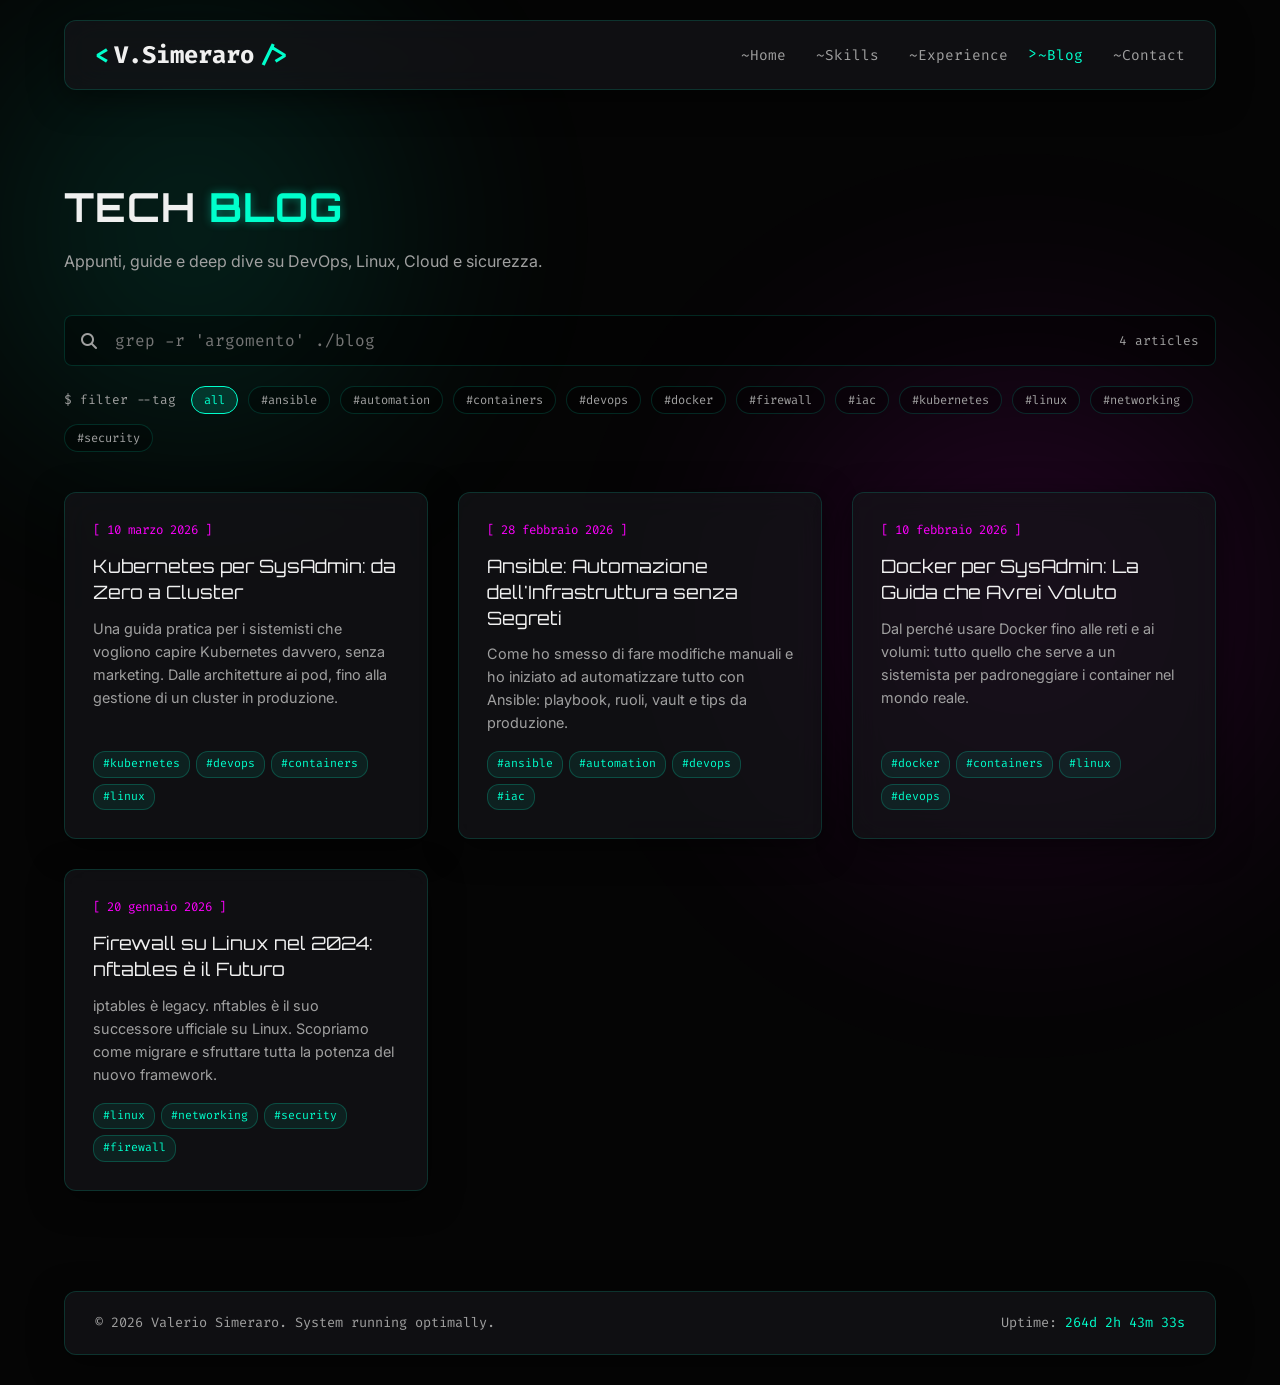
<file: blog/index.html>
<!DOCTYPE html>
<html lang="it">
<head>
    <meta charset="UTF-8">
    <meta name="viewport" content="width=device-width, initial-scale=1.0">
    <meta name="description" content="Valerio Simeraro Blog - Articoli su DevOps, SysAdmin, Linux e Cloud">
    <title>Blog | Valerio Simeraro</title>

    <link rel="preconnect" href="https://fonts.googleapis.com">
    <link rel="preconnect" href="https://fonts.gstatic.com" crossorigin>
    <link href="https://fonts.googleapis.com/css2?family=Fira+Code:wght@400;500;700&family=Inter:wght@300;400;600;800&family=Orbitron:wght@400;700;900&display=swap" rel="stylesheet">
    <link rel="stylesheet" href="https://cdnjs.cloudflare.com/ajax/libs/font-awesome/6.4.0/css/all.min.css">
    <link rel="stylesheet" href="../style.css">

    <style>
        /* Blog-specific overrides */
        .blog-hero {
            min-height: 35vh;
            padding-top: 130px;
            padding-bottom: 40px;
            display: flex;
            flex-direction: column;
            justify-content: flex-end;
        }

        .blog-controls {
            display: flex;
            flex-direction: column;
            gap: 20px;
            margin-bottom: 40px;
        }

        .search-wrapper {
            position: relative;
        }

        #search-input {
            width: 100%;
            background: rgba(0, 0, 0, 0.4);
            border: 1px solid var(--border-glass);
            padding: 14px 20px 14px 50px;
            border-radius: 8px;
            color: var(--text-main);
            font-family: var(--font-code);
            font-size: 1rem;
            transition: var(--transition);
            outline: none;
        }

        #search-input:focus {
            border-color: var(--accent);
            box-shadow: 0 0 20px rgba(0, 255, 204, 0.1);
        }

        .search-icon {
            position: absolute;
            left: 17px;
            top: 50%;
            transform: translateY(-50%);
            color: var(--text-dim);
            font-size: 1rem;
        }

        .search-results-count {
            position: absolute;
            right: 17px;
            top: 50%;
            transform: translateY(-50%);
            color: var(--text-dim);
            font-family: var(--font-code);
            font-size: 0.8rem;
        }

        .tag-cloud {
            display: flex;
            flex-wrap: wrap;
            gap: 10px;
            align-items: center;
        }

        .tag-cloud-label {
            font-family: var(--font-code);
            font-size: 0.8rem;
            color: var(--text-dim);
            margin-right: 5px;
        }

        .tag-btn {
            font-family: var(--font-code);
            font-size: 0.75rem;
            padding: 5px 12px;
            border-radius: 20px;
            border: 1px solid var(--border-glass);
            background: rgba(0,0,0,0.3);
            color: var(--text-dim);
            cursor: pointer;
            transition: var(--transition);
        }

        .tag-btn:hover, .tag-btn.active {
            background: rgba(0, 255, 204, 0.1);
            border-color: var(--accent);
            color: var(--accent);
        }

        .tag-btn[data-tag="all"].active {
            background: rgba(0, 255, 204, 0.15);
            border-color: var(--accent);
            color: var(--accent);
        }

        /* Post Cards Grid */
        .posts-grid {
            display: grid;
            grid-template-columns: repeat(auto-fill, minmax(340px, 1fr));
            gap: 30px;
        }

        .post-card {
            padding: 28px;
            display: flex;
            flex-direction: column;
            gap: 12px;
            transition: var(--transition);
            cursor: pointer;
            text-decoration: none;
            color: inherit;
            position: relative;
            overflow: hidden;
        }

        .post-card::before {
            content: '';
            position: absolute;
            top: 0; left: 0;
            width: 3px; height: 100%;
            background: var(--accent);
            transform: scaleY(0);
            transform-origin: bottom;
            transition: transform 0.4s ease;
        }

        .post-card:hover::before { transform: scaleY(1); }

        .post-card:hover {
            transform: translateY(-5px);
            border-color: rgba(0, 255, 204, 0.3);
            box-shadow: 0 15px 35px rgba(0, 0, 0, 0.4), 5px 0 20px rgba(0, 255, 204, 0.1);
        }

        .post-card-date {
            font-family: var(--font-code);
            font-size: 0.78rem;
            color: var(--accent-secondary);
        }

        .post-card-title {
            font-family: var(--font-heading);
            font-size: 1.15rem;
            color: var(--text-main);
            line-height: 1.4;
        }

        .post-card-excerpt {
            font-size: 0.9rem;
            color: var(--text-dim);
            line-height: 1.6;
            flex-grow: 1;
        }

        .post-card-meta {
            display: flex;
            justify-content: space-between;
            align-items: center;
            margin-top: 5px;
        }

        .post-card-tags {
            display: flex;
            flex-wrap: wrap;
            gap: 6px;
        }

        .post-tag {
            font-family: var(--font-code);
            font-size: 0.72rem;
            padding: 3px 9px;
            border-radius: 12px;
            background: rgba(0, 255, 204, 0.08);
            border: 1px solid rgba(0, 255, 204, 0.2);
            color: var(--accent);
        }

        .post-card-read {
            font-family: var(--font-code);
            font-size: 0.78rem;
            color: var(--text-dim);
            white-space: nowrap;
        }

        .no-results {
            grid-column: 1 / -1;
            text-align: center;
            padding: 60px;
            color: var(--text-dim);
            font-family: var(--font-code);
        }

        .no-results i { font-size: 3rem; margin-bottom: 20px; display: block; }

        @media (max-width: 768px) {
            .posts-grid { grid-template-columns: 1fr; }
        }
    </style>
</head>
<body>
    <div class="bg-gradient-1"></div>
    <div class="bg-gradient-2"></div>

    <nav class="navbar glass-effect">
        <div class="logo">
            <a href="../index.html" style="text-decoration: none; color: inherit; display: flex; align-items: center; gap: 5px;">
                <span class="logo-bracket"><</span>
                <span class="logo-text">V.Simeraro</span>
                <span class="logo-bracket">/></span>
            </a>
        </div>
        <ul class="nav-links">
            <li><a href="../index.html#home">~Home</a></li>
            <li><a href="../index.html#skills">~Skills</a></li>
            <li><a href="../index.html#experience">~Experience</a></li>
            <li><a href="index.html" class="active">~Blog</a></li>
            <li><a href="../index.html#contact">~Contact</a></li>
        </ul>
        <div class="menu-toggle"><i class="fas fa-bars"></i></div>
    </nav>

    <main>
        <div class="section blog-hero">
            <h1 class="section-title fade-in-up" style="text-align:left; margin-bottom: 10px;">
                Tech <span class="accent">Blog</span>
            </h1>
            <p class="text-dim fade-in-up">Appunti, guide e deep dive su DevOps, Linux, Cloud e sicurezza.</p>
        </div>

        <div class="section" style="padding-top: 0; min-height: auto;">
            <div class="blog-controls">
                <div class="search-wrapper">
                    <i class="fas fa-search search-icon"></i>
                    <input type="text" id="search-input" placeholder="grep -r 'argomento' ./blog" autocomplete="off">
                    <span class="search-results-count" id="results-count"></span>
                </div>
                <div class="tag-cloud" id="tag-cloud">
                    <span class="tag-cloud-label">$ filter --tag</span>
                </div>
            </div>

            <div class="posts-grid" id="posts-grid">
                <!-- Rendered by JS -->
            </div>
        </div>
    </main>

    <footer>
        <div class="footer-content glass-effect">
            <p>&copy; <span id="copy-year"></span> Valerio Simeraro. System running optimally.</p>
            <div class="uptime-counter">Uptime: <span id="uptime">calculating...</span></div>
        </div>
    </footer>

    <script>
    // Manifest dati incorporato direttamente per compatibilità file:// e GitHub Pages
    const POSTS_MANIFEST = [
        {
            "slug": "kubernetes-per-sysadmin",
            "title": "Kubernetes per SysAdmin: da Zero a Cluster",
            "date": "2026-03-10",
            "author": "Valerio Simeraro",
            "tags": ["kubernetes", "devops", "containers", "linux"],
            "excerpt": "Una guida pratica per i sistemisti che vogliono capire Kubernetes davvero, senza marketing. Dalle architetture ai pod, fino alla gestione di un cluster in produzione."
        },
        {
            "slug": "ansible-automazione-infrastruttura",
            "title": "Ansible: Automazione dell'Infrastruttura senza Segreti",
            "date": "2026-02-28",
            "author": "Valerio Simeraro",
            "tags": ["ansible", "automation", "devops", "iac"],
            "excerpt": "Come ho smesso di fare modifiche manuali e ho iniziato ad automatizzare tutto con Ansible: playbook, ruoli, vault e tips da produzione."
        },
        {
            "slug": "docker-per-sysadmin",
            "title": "Docker per SysAdmin: La Guida che Avrei Voluto",
            "date": "2026-02-10",
            "author": "Valerio Simeraro",
            "tags": ["docker", "containers", "linux", "devops"],
            "excerpt": "Dal perché usare Docker fino alle reti e ai volumi: tutto quello che serve a un sistemista per padroneggiare i container nel mondo reale."
        },
        {
            "slug": "firewall-linux-nftables",
            "title": "Firewall su Linux nel 2024: nftables è il Futuro",
            "date": "2026-01-20",
            "author": "Valerio Simeraro",
            "tags": ["linux", "networking", "security", "firewall"],
            "excerpt": "iptables è legacy. nftables è il suo successore ufficiale su Linux. Scopriamo come migrare e sfruttare tutta la potenza del nuovo framework."
        }
    ];

    let allPosts = [];
    let activeTag = 'all';

    function readingTime(words) {
        const wpm = 200;
        const mins = Math.ceil(words / wpm);
        return `~${mins} min read`;
    }

    function formatDate(dateStr) {
        const d = new Date(dateStr);
        return d.toLocaleDateString('it-IT', { year: 'numeric', month: 'long', day: 'numeric' });
    }

    function renderPosts(posts) {
        const grid = document.getElementById('posts-grid');
        const count = document.getElementById('results-count');
        count.textContent = `${posts.length} article${posts.length !== 1 ? 's' : ''}`;

        if(posts.length === 0) {
            grid.innerHTML = `<div class="no-results"><i class="fas fa-search"></i>Nessun articolo trovato.</div>`;
            return;
        }

        grid.innerHTML = posts.map(p => `
            <a href="post.html?slug=${p.slug}" class="post-card glass-effect">
                <div class="post-card-date">[ ${formatDate(p.date)} ]</div>
                <div class="post-card-title">${p.title}</div>
                <div class="post-card-excerpt">${p.excerpt}</div>
                <div class="post-card-meta">
                    <div class="post-card-tags">
                        ${p.tags.map(t => `<span class="post-tag">#${t}</span>`).join('')}
                    </div>
                </div>
            </a>
        `).join('');
    }

    function applyFilters() {
        const query = document.getElementById('search-input').value.toLowerCase().trim();
        let filtered = allPosts;
        if(activeTag !== 'all') {
            filtered = filtered.filter(p => p.tags.includes(activeTag));
        }
        if(query) {
            filtered = filtered.filter(p =>
                p.title.toLowerCase().includes(query) ||
                p.excerpt.toLowerCase().includes(query) ||
                p.tags.some(t => t.toLowerCase().includes(query))
            );
        }
        renderPosts(filtered);
    }

    function buildTagCloud(posts) {
        const tagSet = new Set();
        posts.forEach(p => p.tags.forEach(t => tagSet.add(t)));
        const cloud = document.getElementById('tag-cloud');

        const allBtn = document.createElement('button');
        allBtn.className = 'tag-btn active';
        allBtn.dataset.tag = 'all';
        allBtn.textContent = 'all';
        cloud.appendChild(allBtn);

        [...tagSet].sort().forEach(tag => {
            const btn = document.createElement('button');
            btn.className = 'tag-btn';
            btn.dataset.tag = tag;
            btn.textContent = `#${tag}`;
            cloud.appendChild(btn);
        });

        cloud.addEventListener('click', e => {
            if(!e.target.classList.contains('tag-btn')) return;
            document.querySelectorAll('.tag-btn').forEach(b => b.classList.remove('active'));
            e.target.classList.add('active');
            activeTag = e.target.dataset.tag;
            applyFilters();
        });
    }

    function init() {
        allPosts = POSTS_MANIFEST;
        buildTagCloud(allPosts);
        renderPosts(allPosts);

        document.getElementById('search-input').addEventListener('input', applyFilters);

        // Uptime: calcolato dalla data di lancio del portfolio (1 Marzo 2026)
        const LAUNCH_DATE = new Date('2026-03-16T00:00:00');
        setInterval(() => {
            const now = new Date();
            const diff = Math.floor((now - LAUNCH_DATE) / 1000);
            const d = Math.floor(diff/86400), h = Math.floor(diff%86400/3600), m = Math.floor(diff%3600/60), sec = diff%60;
            document.getElementById('uptime').textContent = `${d}d ${h}h ${m}m ${sec}s`;
        }, 1000);

        // Copyright year dinamico
        document.getElementById('copy-year').textContent = new Date().getFullYear();

        // Scroll animations
        const obs = new IntersectionObserver(entries => {
            entries.forEach(e => { if(e.isIntersecting) e.target.classList.add('visible'); });
        }, { threshold: 0.1 });
        document.querySelectorAll('.fade-in-up').forEach(el => obs.observe(el));

        // Mobile nav
        const toggle = document.querySelector('.menu-toggle');
        const nav = document.querySelector('.nav-links');
        toggle.addEventListener('click', () => {
            nav.classList.toggle('active');
            toggle.querySelector('i').classList.toggle('fa-bars');
            toggle.querySelector('i').classList.toggle('fa-times');
        });

        // Navbar scroll
        window.addEventListener('scroll', () => {
            document.querySelector('.navbar').classList.toggle('scrolled', window.scrollY > 50);
        });
    }

    init();
    </script>

</body>
</html>
</file>
<file: style.css>
/* =========================================
   CSS variables and resets
   ========================================= */
:root {
    --bg-dark: #050505;
    --bg-surface: rgba(20, 20, 25, 0.7);
    --border-glass: rgba(0, 255, 204, 0.15);
    
    --accent: #00ffcc; /* Cyan/Neon Green */
    --accent-glow: rgba(0, 255, 204, 0.4);
    --accent-secondary: #ff00ff; /* Magenta */
    
    --text-main: #f0f0f0;
    --text-dim: #a0a0a0;
    
    --terminal-bg: #1e1e1e;
    --terminal-header: #2d2d2d;
    
    --font-heading: 'Orbitron', sans-serif;
    --font-body: 'Inter', sans-serif;
    --font-code: 'Fira Code', monospace;

    --transition: all 0.3s cubic-bezier(0.25, 0.8, 0.25, 1);
}

* {
    margin: 0;
    padding: 0;
    box-sizing: border-box;
}

html {
    scroll-behavior: smooth;
}

body {
    background-color: var(--bg-dark);
    color: var(--text-main);
    font-family: var(--font-body);
    line-height: 1.6;
    overflow-x: hidden;
    position: relative;
}

/* Background Gradients */
.bg-gradient-1, .bg-gradient-2 {
    position: fixed;
    border-radius: 50%;
    filter: blur(100px);
    z-index: -1;
    opacity: 0.15;
    animation: drift 20s infinite alternate cubic-bezier(0.5, 0, 0.5, 1);
}

.bg-gradient-1 {
    top: -10%;
    left: -10%;
    width: 50vw;
    height: 50vw;
    background: radial-gradient(circle, var(--accent) 0%, transparent 70%);
}

.bg-gradient-2 {
    bottom: -10%;
    right: -10%;
    width: 60vw;
    height: 60vw;
    background: radial-gradient(circle, var(--accent-secondary) 0%, transparent 70%);
    animation-delay: -10s;
}

@keyframes drift {
    0% { transform: translate(0, 0) scale(1); }
    100% { transform: translate(10%, 10%) scale(1.1); }
}

/* Typography */
h1, h2, h3, h4 {
    font-family: var(--font-heading);
    letter-spacing: 1px;
}

.accent {
    color: var(--accent);
    text-shadow: 0 0 10px var(--accent-glow);
}

.text-dim {
    color: var(--text-dim);
}

.mb-4 {
    margin-bottom: 2rem;
}

/* Glassmorphism Utilities */
.glass-effect {
    background: var(--bg-surface);
    backdrop-filter: blur(16px);
    -webkit-backdrop-filter: blur(16px);
    border: 1px solid var(--border-glass);
    border-radius: 12px;
    box-shadow: 0 8px 32px 0 rgba(0, 0, 0, 0.5);
}

/* Layout */
.section {
    min-height: 100vh;
    padding: 100px 5%;
    display: flex;
    flex-direction: column;
    justify-content: center;
    position: relative;
    max-width: 1400px;
    margin: 0 auto;
}

.section-title {
    font-size: 2.5rem;
    margin-bottom: 3rem;
    text-align: center;
    text-transform: uppercase;
    position: relative;
}

/* Navigation */
.navbar {
    position: fixed;
    top: 20px;
    left: 50%;
    transform: translateX(-50%);
    width: 90%;
    max-width: 1200px;
    display: flex;
    justify-content: space-between;
    align-items: center;
    padding: 15px 30px;
    z-index: 1000;
    transition: var(--transition);
}

.navbar.scrolled {
    width: 100%;
    top: 0;
    border-radius: 0;
    border-top: none;
    border-left: none;
    border-right: none;
}

.logo {
    font-family: var(--font-code);
    font-size: 1.5rem;
    font-weight: 700;
    color: var(--text-main);
    display: flex;
    align-items: center;
    gap: 5px;
}

.logo-bracket {
    color: var(--accent);
}

.nav-links {
    list-style: none;
    display: flex;
    gap: 30px;
}

.nav-links a {
    color: var(--text-dim);
    text-decoration: none;
    font-family: var(--font-code);
    font-size: 0.9rem;
    transition: var(--transition);
    position: relative;
}

.nav-links a::before {
    content: '>';
    position: absolute;
    left: -15px;
    opacity: 0;
    color: var(--accent);
    transition: var(--transition);
}

.nav-links a:hover, .nav-links a.active {
    color: var(--accent);
}

.nav-links a:hover::before, .nav-links a.active::before {
    opacity: 1;
    transform: translateX(5px);
}

.menu-toggle {
    display: none;
    font-size: 1.5rem;
    cursor: pointer;
    color: var(--accent);
}

/* Buttons */
.btn {
    display: inline-flex;
    align-items: center;
    gap: 10px;
    padding: 12px 24px;
    font-family: var(--font-code);
    font-size: 0.9rem;
    text-decoration: none;
    border-radius: 4px;
    cursor: pointer;
    transition: var(--transition);
    text-transform: uppercase;
    letter-spacing: 1px;
}

.btn-primary {
    background: transparent;
    color: var(--accent);
    border: 1px solid var(--accent);
    position: relative;
    overflow: hidden;
    box-shadow: 0 0 10px rgba(0, 255, 204, 0.1);
}

.btn-primary::before {
    content: '';
    position: absolute;
    top: 0;
    left: -100%;
    width: 100%;
    height: 100%;
    background: var(--accent);
    transition: var(--transition);
    z-index: -1;
}

.btn-primary:hover::before {
    left: 0;
}

.btn-primary:hover {
    color: var(--bg-dark);
    box-shadow: 0 0 20px var(--accent-glow);
}

.btn-secondary {
    background: transparent;
    color: var(--text-main);
    border: 1px solid var(--border-glass);
}

.btn-secondary:hover {
    border-color: var(--text-main);
    background: rgba(255, 255, 255, 0.05);
}

/* Hero Section */
.hero {
    flex-direction: row;
    align-items: center;
    gap: 50px;
    padding-top: 150px; /* Increased top padding to account for fixed navbar */
}

.hero-content {
    display: flex;
    align-items: center;
    gap: 60px;
    width: 100%;
}

.hero-text {
    flex: 1;
}

/* Glitch Effect */
.glitch {
    font-size: 4rem;
    font-weight: 900;
    position: relative;
    color: var(--text-main);
    margin-bottom: 10px;
}

/* Profile Picture */
.profile-pic-container {
    position: relative;
    width: 180px;
    height: 180px;
    margin-top: 40px; /* Added spacing from the top/navbar */
    margin-bottom: 25px;
    border-radius: 50%;
    z-index: 1;
}

.profile-pic {
    width: 100%;
    height: 100%;
    object-fit: cover;
    border-radius: 50%;
    border: 3px solid var(--accent);
    position: relative;
    z-index: 2;
    background-color: var(--terminal-bg);
}

.profile-glow {
    position: absolute;
    top: 0;
    left: 0;
    width: 100%;
    height: 100%;
    border-radius: 50%;
    background: var(--accent);
    filter: blur(20px);
    opacity: 0.5;
    z-index: 0;
    animation: profilePulse 3s infinite alternate cubic-bezier(0.4, 0, 0.2, 1);
}

@keyframes profilePulse {
    0% { transform: scale(0.95); opacity: 0.4; }
    100% { transform: scale(1.15); opacity: 0.7; }
}

.subtitle {
    font-size: 1.5rem;
    margin-bottom: 20px;
    font-family: var(--font-body);
    font-weight: 400;
}

.summary {
    font-size: 1.1rem;
    margin-bottom: 30px;
    max-width: 600px;
}

.cta-buttons {
    display: flex;
    gap: 20px;
}

/* Terminal Animation */
.terminal-container {
    flex: 1;
    max-width: 500px;
    background: var(--terminal-bg);
    border: 1px solid var(--border-glass);
    overflow: hidden;
    transform: perspective(1000px) rotateY(-5deg) rotateX(5deg);
    transition: var(--transition);
    box-shadow: -20px 20px 30px rgba(0,0,0,0.5), 0 0 20px var(--accent-glow);
}

.terminal-container:hover {
    transform: perspective(1000px) rotateY(0deg) rotateX(0deg);
}

.terminal-header {
    background: var(--terminal-header);
    padding: 10px 15px;
    display: flex;
    align-items: center;
    gap: 8px;
    border-bottom: 1px solid rgba(0,0,0,0.5);
}

.dot {
    width: 12px;
    height: 12px;
    border-radius: 50%;
}

.dot.red { background: #ff5f56; }
.dot.yellow { background: #ffbd2e; }
.dot.green { background: #27c93f; }

.terminal-title {
    font-family: var(--font-body);
    font-size: 0.8rem;
    color: var(--text-dim);
    margin-left: 10px;
}

.terminal-body {
    padding: 20px;
    font-family: var(--font-code);
    font-size: 0.9rem;
    color: #a5d6ff;
    min-height: 250px;
    line-height: 1.5;
}

.terminal-line { margin-bottom: 8px; }
.terminal-prompt { color: var(--accent); margin-right: 8px; }
.terminal-command { color: #f0f0f0; }
.terminal-output { color: #8b949e; }
.terminal-cursor {
    display: inline-block;
    width: 8px;
    height: 15px;
    background: var(--accent);
    animation: blink 1s step-end infinite;
    vertical-align: middle;
}

@keyframes blink {
    0%, 100% { opacity: 1; }
    50% { opacity: 0; }
}

/* Skills */
.skills-grid {
    display: grid;
    grid-template-columns: repeat(auto-fit, minmax(280px, 1fr));
    gap: 30px;
}

.skill-card {
    padding: 30px;
    transition: var(--transition);
    position: relative;
    overflow: hidden;
}

.skill-card::before {
    content: '';
    position: absolute;
    top: 0;
    left: 0;
    width: 100%;
    height: 3px;
    background: linear-gradient(90deg, transparent, var(--accent), transparent);
    transform: translateX(-100%);
    transition: transform 0.5s ease;
}

.skill-card:hover::before {
    transform: translateX(100%);
}

.skill-card:hover {
    transform: translateY(-5px);
    box-shadow: 0 15px 35px rgba(0, 0, 0, 0.4), 0 0 15px rgba(0, 255, 204, 0.2);
    border-color: rgba(0, 255, 204, 0.4);
}

.skill-icon {
    font-size: 2.5rem;
    color: var(--accent);
    margin-bottom: 20px;
}

.skill-card h3 {
    margin-bottom: 15px;
    font-size: 1.2rem;
}

.tech-tags {
    list-style: none;
    display: flex;
    flex-wrap: wrap;
    gap: 10px;
    margin-top: 20px;
}

.tech-tags li {
    font-family: var(--font-code);
    font-size: 0.75rem;
    padding: 4px 10px;
    background: rgba(0, 255, 204, 0.1);
    color: var(--accent);
    border: 1px solid rgba(0, 255, 204, 0.2);
    border-radius: 4px;
}

/* Certifications */
.cert-grid {
    display: grid;
    grid-template-columns: repeat(auto-fit, minmax(220px, 1fr));
    gap: 30px;
}

.cert-card {
    padding: 30px 20px;
    text-align: center;
    transition: var(--transition);
    display: flex;
    flex-direction: column;
    align-items: center;
    gap: 15px;
    position: relative;
    overflow: hidden;
}

.cert-card::before {
    content: '';
    position: absolute;
    bottom: 0;
    left: 0;
    width: 100%;
    height: 3px;
    background: linear-gradient(90deg, transparent, var(--accent-secondary), transparent);
    transform: translateX(-100%);
    transition: transform 0.5s ease;
}

.cert-card:hover::before {
    transform: translateX(100%);
}

.cert-card:hover {
    transform: translateY(-5px);
    box-shadow: 0 15px 35px rgba(0, 0, 0, 0.4), 0 0 15px rgba(255, 0, 255, 0.2);
    border-color: rgba(255, 0, 255, 0.4);
}

.cert-icon {
    font-size: 3rem;
    color: var(--accent);
    margin-bottom: 5px;
    filter: drop-shadow(0 0 10px rgba(0, 255, 204, 0.3));
}

.cert-card h3 {
    font-size: 1.1rem;
    margin-bottom: 5px;
    color: var(--text-main);
}

.cert-date {
    font-family: var(--font-code);
    font-size: 0.85rem;
    color: var(--accent-secondary);
    margin-top: auto;
    padding-top: 10px;
}

/* Experience Timeline */
.timeline {
    position: relative;
    max-width: 800px;
    margin: 0 auto;
}

.timeline::before {
    content: '';
    position: absolute;
    top: 0;
    left: 20px;
    height: 100%;
    width: 2px;
    background: var(--border-glass);
    box-shadow: 0 0 10px rgba(0, 255, 204, 0.2);
}

.timeline-item {
    position: relative;
    padding-left: 60px;
    margin-bottom: 40px;
}

.timeline-item:last-child {
    margin-bottom: 0;
}

.timeline-dot {
    position: absolute;
    top: 0;
    left: 13px;
    width: 16px;
    height: 16px;
    border-radius: 50%;
    background: var(--bg-dark);
    border: 2px solid var(--accent);
    box-shadow: 0 0 10px var(--accent-glow);
    transition: var(--transition);
}

.timeline-item:hover .timeline-dot {
    background: var(--accent);
    transform: scale(1.2);
}

.timeline-content {
    padding: 25px;
    transition: var(--transition);
}

.timeline-item:hover .timeline-content {
    border-color: rgba(0, 255, 204, 0.3);
    transform: translateX(5px);
}

.timeline-date {
    display: inline-block;
    font-family: var(--font-code);
    color: var(--accent-secondary);
    font-size: 0.85rem;
    margin-bottom: 10px;
}

.timeline-role {
    font-size: 1.3rem;
    margin-bottom: 5px;
}

.timeline-company {
    font-family: var(--font-body);
    font-weight: 600;
    margin-bottom: 15px;
    font-size: 1rem;
}

/* Contact Section */
.contact-container {
    padding: 50px;
}

.contact-grid {
    display: grid;
    grid-template-columns: 1fr 1fr;
    gap: 50px;
}

.contact-info {
    display: flex;
    flex-direction: column;
    gap: 30px;
}

.info-item {
    display: flex;
    align-items: center;
    gap: 20px;
}

.info-item i {
    font-size: 2rem;
    width: 50px;
    height: 50px;
    background: rgba(0, 255, 204, 0.1);
    display: flex;
    align-items: center;
    justify-content: center;
    border-radius: 10px;
    border: 1px solid rgba(0, 255, 204, 0.2);
}

.info-item h4 {
    font-size: 1.1rem;
    margin-bottom: 5px;
}

.info-item p {
    color: var(--text-dim);
}

.contact-form {
    display: flex;
    flex-direction: column;
    gap: 20px;
}

.form-group {
    position: relative;
}

.form-group input, .form-group textarea {
    width: 100%;
    background: rgba(0, 0, 0, 0.3);
    border: 1px solid var(--border-glass);
    padding: 15px;
    border-radius: 6px;
    color: var(--text-main);
    font-family: var(--font-body);
    transition: var(--transition);
    outline: none;
}

.form-group textarea {
    resize: vertical;
}

.form-group input:focus, .form-group textarea:focus {
    border-color: var(--accent);
    box-shadow: 0 0 15px rgba(0, 255, 204, 0.1);
}

.form-group label {
    position: absolute;
    top: 15px;
    left: 15px;
    color: var(--text-dim);
    font-family: var(--font-code);
    font-size: 0.9rem;
    transition: var(--transition);
    pointer-events: none;
}

.form-group input:focus ~ label,
.form-group textarea:focus ~ label,
.form-group input:not(:placeholder-shown) ~ label,
.form-group textarea:not(:placeholder-shown) ~ label {
    top: -10px;
    left: 10px;
    background: var(--bg-dark);
    padding: 0 5px;
    font-size: 0.75rem;
    color: var(--accent);
}

.submit-btn {
    align-self: flex-start;
}

/* Footer */
footer {
    padding: 0 5% 30px;
}

.footer-content {
    display: flex;
    justify-content: space-between;
    align-items: center;
    padding: 20px 30px;
    font-family: var(--font-code);
    font-size: 0.85rem;
    color: var(--text-dim);
}

.uptime-counter span {
    color: var(--accent);
}

/* Animations */
.fade-in-up {
    opacity: 0;
    transform: translateY(30px);
    transition: opacity 0.8s ease, transform 0.8s cubic-bezier(0.25, 0.8, 0.25, 1);
}

.fade-in-up.visible {
    opacity: 1;
    transform: translateY(0);
}

.skill-card.fade-in-up {
    transition-delay: var(--delay);
}

/* Responsive */
@media (max-width: 992px) {
    .hero {
        padding-top: 120px;
    }
    .hero-content {
        flex-direction: column-reverse;
        text-align: center;
    }
    .profile-pic-container {
        margin: 20px auto 25px auto; /* Center profile pic on mobile */
    }
    .terminal-container {
        width: 100%;
        transform: none;
    }
    .terminal-container:hover {
        transform: none;
    }
    .cta-buttons {
        justify-content: center;
    }
    .contact-grid {
        grid-template-columns: 1fr;
    }
}

@media (max-width: 768px) {
    .menu-toggle {
        display: block;
    }
    .nav-links {
        position: absolute;
        top: 100%;
        left: 0;
        width: 100%;
        background: var(--bg-surface);
        backdrop-filter: blur(16px);
        flex-direction: column;
        padding: 20px;
        gap: 20px;
        clip-path: polygon(0 0, 100% 0, 100% 0, 0 0);
        transition: clip-path 0.4s ease-in-out;
        border: 1px solid var(--border-glass);
        border-top: none;
    }
    .nav-links.active {
        clip-path: polygon(0 0, 100% 0, 100% 100%, 0 100%);
    }
    .glitch {
        font-size: 2.5rem;
    }
    .section-title {
        font-size: 2rem;
    }
    .footer-content {
        flex-direction: column;
        gap: 15px;
        text-align: center;
    }
}
</file>
